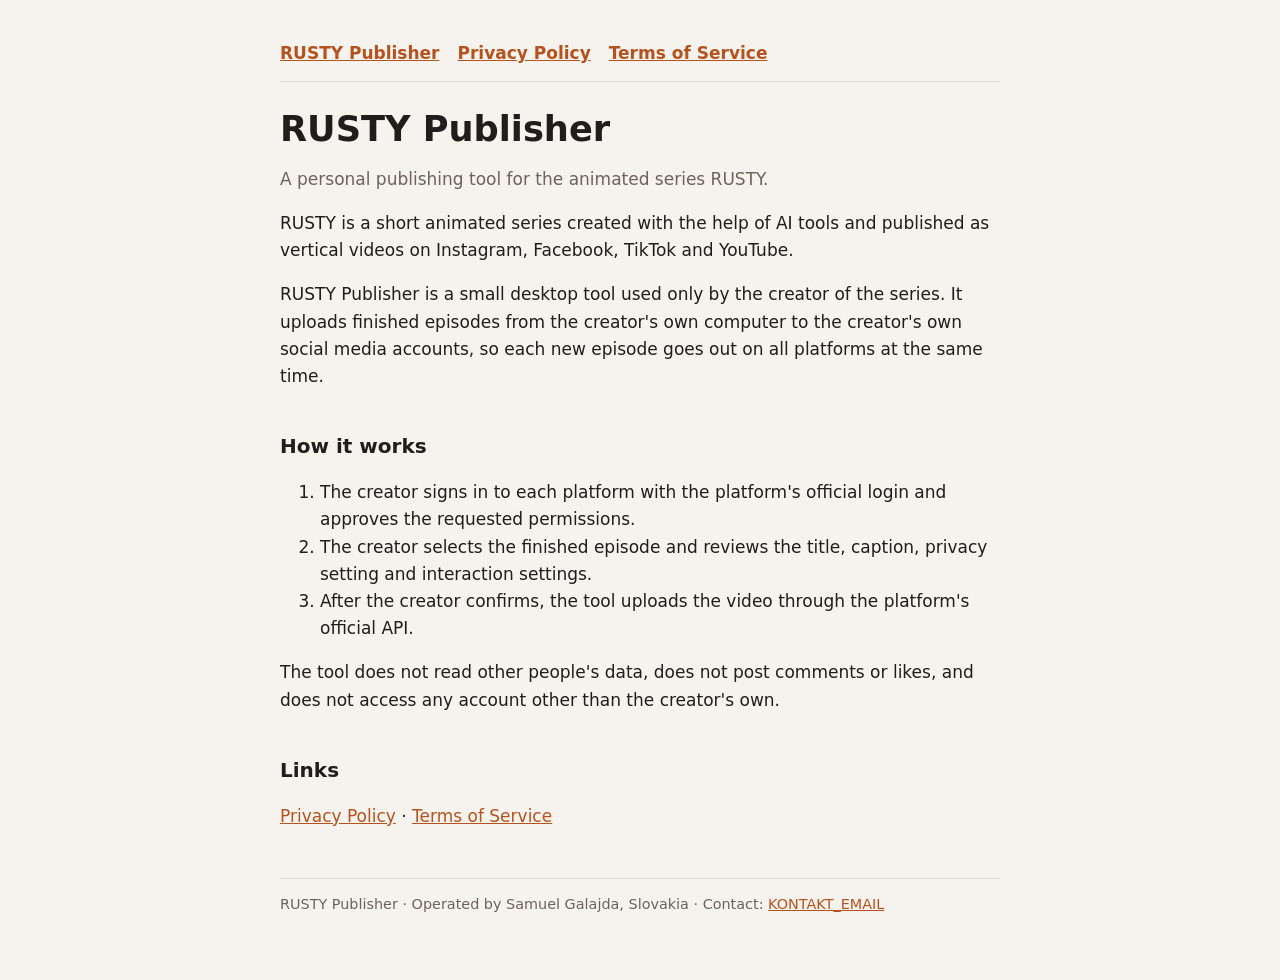
<file: index.html>
<!doctype html><html lang="en"><head><meta charset="utf-8"><meta name="viewport" content="width=device-width,initial-scale=1"><title>RUSTY Publisher</title><link rel="stylesheet" href="style.css"></head><body><main><nav><a href="index.html">RUSTY Publisher</a><a href="privacy.html">Privacy Policy</a><a href="terms.html">Terms of Service</a></nav>
<h1>RUSTY Publisher</h1>
<p class="muted">A personal publishing tool for the animated series RUSTY.</p>
<p>RUSTY is a short animated series created with the help of AI tools and published as vertical videos on Instagram, Facebook, TikTok and YouTube.</p>
<p>RUSTY Publisher is a small desktop tool used only by the creator of the series. It uploads finished episodes from the creator's own computer to the creator's own social media accounts, so each new episode goes out on all platforms at the same time.</p>
<h2>How it works</h2>
<ol>
<li>The creator signs in to each platform with the platform's official login and approves the requested permissions.</li>
<li>The creator selects the finished episode and reviews the title, caption, privacy setting and interaction settings.</li>
<li>After the creator confirms, the tool uploads the video through the platform's official API.</li>
</ol>
<p>The tool does not read other people's data, does not post comments or likes, and does not access any account other than the creator's own.</p>
<h2>Links</h2>
<p><a href="privacy.html">Privacy Policy</a> · <a href="terms.html">Terms of Service</a></p>
<footer>RUSTY Publisher · Operated by Samuel Galajda, Slovakia · Contact: <a href="mailto:KONTAKT_EMAIL">KONTAKT_EMAIL</a></footer></main></body></html>
</file>
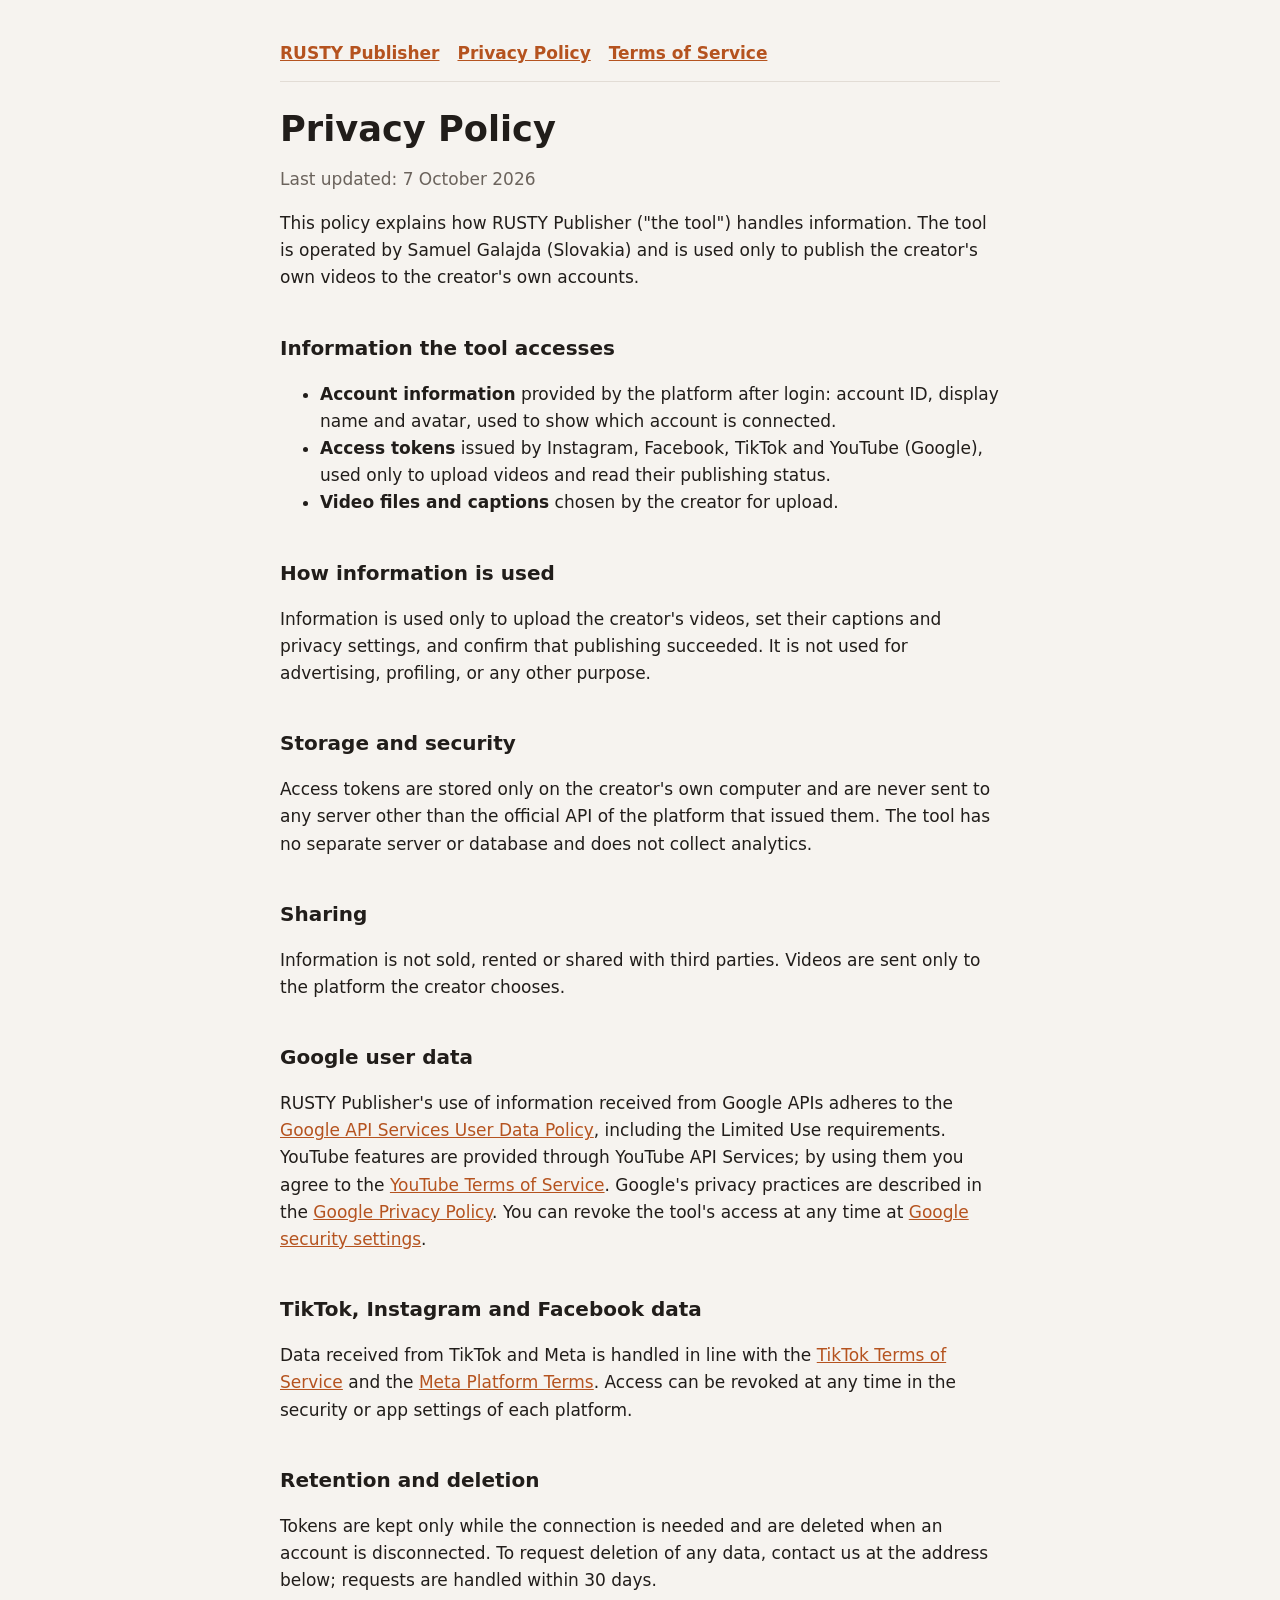
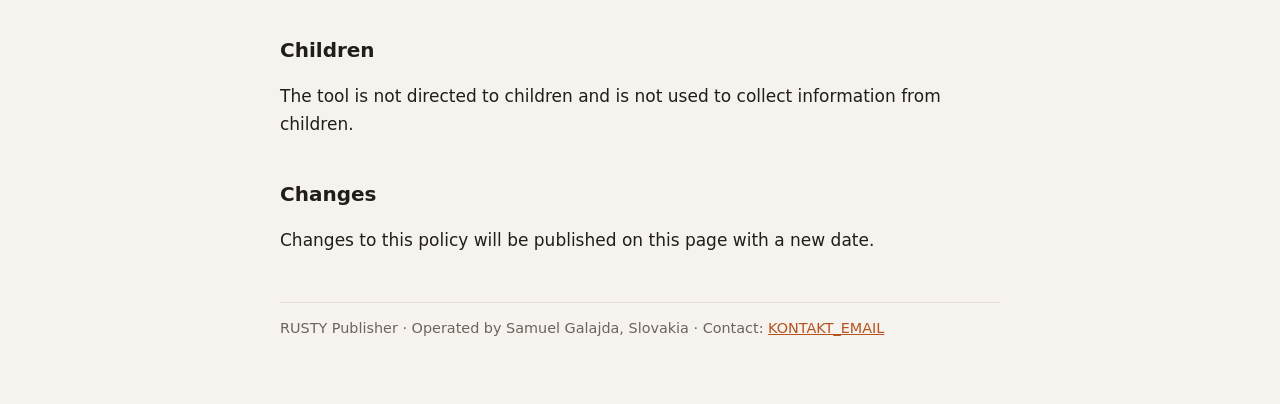
<file: privacy.html>
<!doctype html><html lang="en"><head><meta charset="utf-8"><meta name="viewport" content="width=device-width,initial-scale=1"><title>Privacy Policy – RUSTY Publisher</title><link rel="stylesheet" href="style.css"></head><body><main><nav><a href="index.html">RUSTY Publisher</a><a href="privacy.html">Privacy Policy</a><a href="terms.html">Terms of Service</a></nav>
<h1>Privacy Policy</h1>
<p class="muted">Last updated: 7 October 2026</p>
<p>This policy explains how RUSTY Publisher ("the tool") handles information. The tool is operated by Samuel Galajda (Slovakia) and is used only to publish the creator's own videos to the creator's own accounts.</p>
<h2>Information the tool accesses</h2>
<ul>
<li><b>Account information</b> provided by the platform after login: account ID, display name and avatar, used to show which account is connected.</li>
<li><b>Access tokens</b> issued by Instagram, Facebook, TikTok and YouTube (Google), used only to upload videos and read their publishing status.</li>
<li><b>Video files and captions</b> chosen by the creator for upload.</li>
</ul>
<h2>How information is used</h2>
<p>Information is used only to upload the creator's videos, set their captions and privacy settings, and confirm that publishing succeeded. It is not used for advertising, profiling, or any other purpose.</p>
<h2>Storage and security</h2>
<p>Access tokens are stored only on the creator's own computer and are never sent to any server other than the official API of the platform that issued them. The tool has no separate server or database and does not collect analytics.</p>
<h2>Sharing</h2>
<p>Information is not sold, rented or shared with third parties. Videos are sent only to the platform the creator chooses.</p>
<h2>Google user data</h2>
<p>RUSTY Publisher's use of information received from Google APIs adheres to the <a href="https://developers.google.com/terms/api-services-user-data-policy">Google API Services User Data Policy</a>, including the Limited Use requirements. YouTube features are provided through YouTube API Services; by using them you agree to the <a href="https://www.youtube.com/t/terms">YouTube Terms of Service</a>. Google's privacy practices are described in the <a href="https://policies.google.com/privacy">Google Privacy Policy</a>. You can revoke the tool's access at any time at <a href="https://myaccount.google.com/permissions">Google security settings</a>.</p>
<h2>TikTok, Instagram and Facebook data</h2>
<p>Data received from TikTok and Meta is handled in line with the <a href="https://www.tiktok.com/legal/page/global/terms-of-service/en">TikTok Terms of Service</a> and the <a href="https://developers.facebook.com/terms/">Meta Platform Terms</a>. Access can be revoked at any time in the security or app settings of each platform.</p>
<h2>Retention and deletion</h2>
<p>Tokens are kept only while the connection is needed and are deleted when an account is disconnected. To request deletion of any data, contact us at the address below; requests are handled within 30 days.</p>
<h2>Children</h2>
<p>The tool is not directed to children and is not used to collect information from children.</p>
<h2>Changes</h2>
<p>Changes to this policy will be published on this page with a new date.</p>
<footer>RUSTY Publisher · Operated by Samuel Galajda, Slovakia · Contact: <a href="mailto:KONTAKT_EMAIL">KONTAKT_EMAIL</a></footer></main></body></html>
</file>
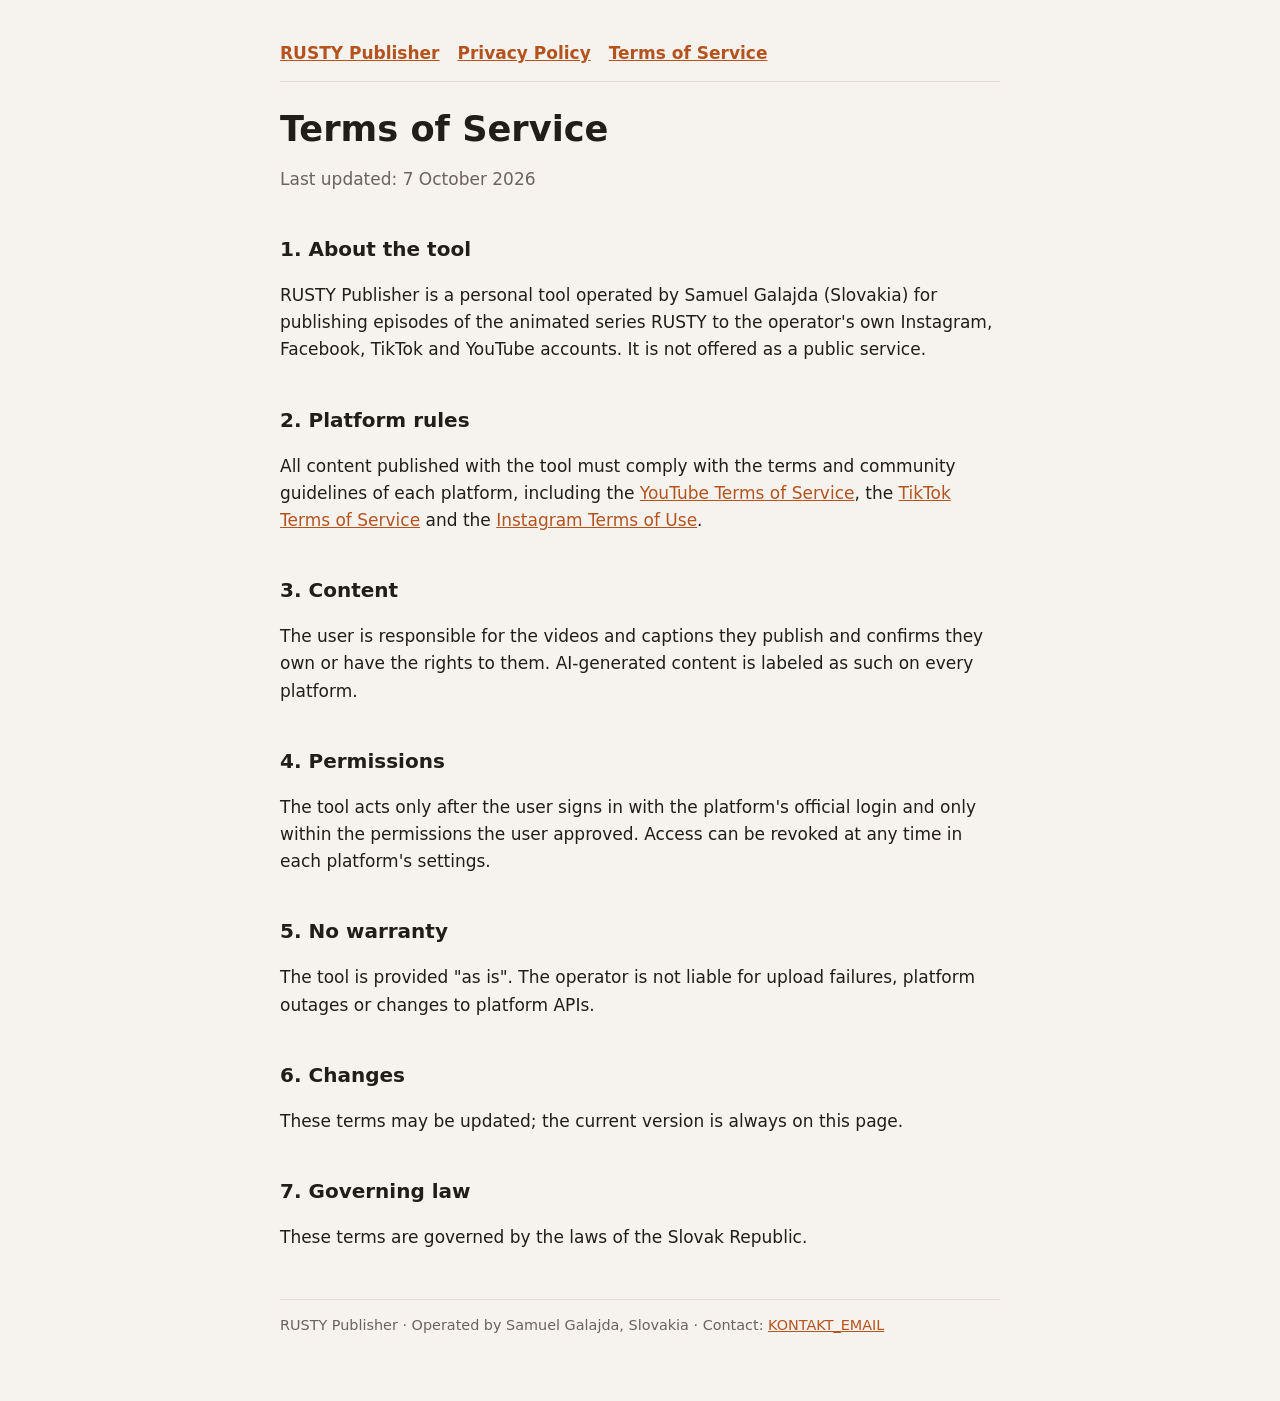
<file: terms.html>
<!doctype html><html lang="en"><head><meta charset="utf-8"><meta name="viewport" content="width=device-width,initial-scale=1"><title>Terms of Service – RUSTY Publisher</title><link rel="stylesheet" href="style.css"></head><body><main><nav><a href="index.html">RUSTY Publisher</a><a href="privacy.html">Privacy Policy</a><a href="terms.html">Terms of Service</a></nav>
<h1>Terms of Service</h1>
<p class="muted">Last updated: 7 October 2026</p>
<h2>1. About the tool</h2>
<p>RUSTY Publisher is a personal tool operated by Samuel Galajda (Slovakia) for publishing episodes of the animated series RUSTY to the operator's own Instagram, Facebook, TikTok and YouTube accounts. It is not offered as a public service.</p>
<h2>2. Platform rules</h2>
<p>All content published with the tool must comply with the terms and community guidelines of each platform, including the <a href="https://www.youtube.com/t/terms">YouTube Terms of Service</a>, the <a href="https://www.tiktok.com/legal/page/global/terms-of-service/en">TikTok Terms of Service</a> and the <a href="https://help.instagram.com/581066165581870">Instagram Terms of Use</a>.</p>
<h2>3. Content</h2>
<p>The user is responsible for the videos and captions they publish and confirms they own or have the rights to them. AI-generated content is labeled as such on every platform.</p>
<h2>4. Permissions</h2>
<p>The tool acts only after the user signs in with the platform's official login and only within the permissions the user approved. Access can be revoked at any time in each platform's settings.</p>
<h2>5. No warranty</h2>
<p>The tool is provided "as is". The operator is not liable for upload failures, platform outages or changes to platform APIs.</p>
<h2>6. Changes</h2>
<p>These terms may be updated; the current version is always on this page.</p>
<h2>7. Governing law</h2>
<p>These terms are governed by the laws of the Slovak Republic.</p>
<footer>RUSTY Publisher · Operated by Samuel Galajda, Slovakia · Contact: <a href="mailto:KONTAKT_EMAIL">KONTAKT_EMAIL</a></footer></main></body></html>
</file>
<file: style.css>
:root{--bg:#f6f3ef;--fg:#211d1a;--muted:#6b635c;--accent:#b5531f;--line:#e2dcd5}
@media (prefers-color-scheme:dark){:root{--bg:#181513;--fg:#f0ebe5;--muted:#a69d95;--accent:#e07a42;--line:#37302b}}
body{margin:0;background:var(--bg);color:var(--fg);font:17px/1.6 system-ui,-apple-system,"Segoe UI",sans-serif}
main{max-width:720px;margin:0 auto;padding:40px 20px 64px}
h1{font-size:2.2rem;line-height:1.1;margin:0 0 .3em}h2{font-size:1.25rem;margin:2em 0 .4em}
a{color:var(--accent)}nav{display:flex;gap:18px;flex-wrap:wrap;border-bottom:1px solid var(--line);padding-bottom:14px;margin-bottom:28px;font-weight:600}
.muted{color:var(--muted)}footer{margin-top:48px;border-top:1px solid var(--line);padding-top:14px;font-size:.9rem;color:var(--muted)}
</file>
